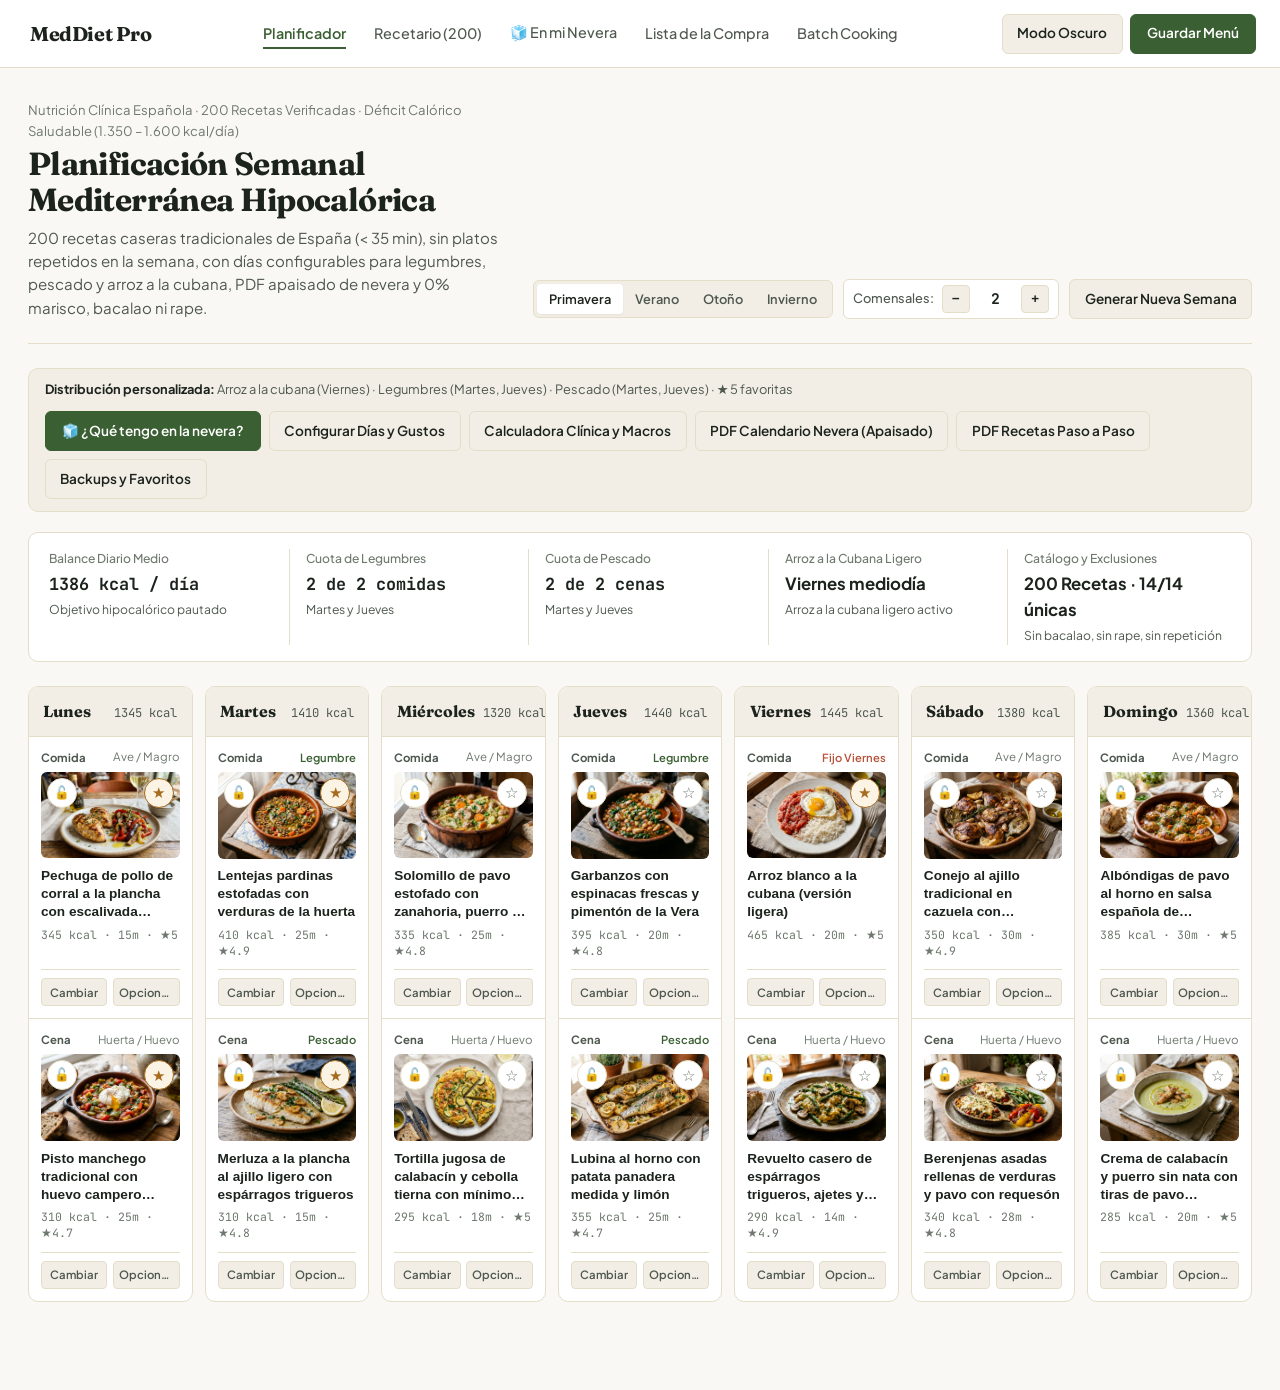
<file: index.html>
<!doctype html>
<html lang="es" data-theme="light">
  <head>
    <meta charset="UTF-8" />
    <meta name="viewport" content="width=device-width, initial-scale=1.0" />
    <title>MedDiet Pro — Planificador Mediterráneo Hipocalórico (200 Recetas)</title>
    <meta name="description" content="Aplicación web profesional (LAMP + Vanilla JS ES6+) con 200 recetas mediterráneas españolas hipocalóricas verificadas, personalización de días, generador de PDF apaisado para nevera y recetario paso a paso, favoritos y copias de seguridad." />
    <meta property="og:title" content="MedDiet Pro — Planificador Mediterráneo Hipocalórico (200 Recetas)" />
    <meta property="og:description" content="Aplicación web profesional (LAMP + Vanilla JS ES6+) con 200 recetas mediterráneas españolas hipocalóricas verificadas, personalización de días, generador de PDF apaisado para nevera y recetario paso a paso, favoritos y copias de seguridad." />
    <meta property="og:type" content="website" />
    <meta name="twitter:card" content="summary_large_image" />
    <meta name="theme-color" content="#3A5F32" />
    <link rel="manifest" href="manifest.webmanifest" />
    <link rel="preconnect" href="https://fonts.googleapis.com" />
    <link rel="preconnect" href="https://fonts.gstatic.com" crossorigin />
    <link href="https://fonts.googleapis.com/css2?family=Fraunces:opsz,wght@9..144,600;9..144,700&family=JetBrains+Mono:wght@500;700&family=Plus+Jakarta+Sans:wght@400;500;600;700&display=swap" rel="stylesheet" />
    <link rel="stylesheet" href="assets/css/styles.css" />
  </head>
  <body>
    <!-- TOP BAR CONTRACT: 3 ZONAS ESTRICTAS (Marca | 4 Enlaces | Acciones) -->
    <header class="top-header">
      <div class="top-header-inner">
        <button type="button" class="brand-wordmark" data-nav-view="planner">
          MedDiet Pro
        </button>

        <nav class="primary-nav" aria-label="Navegación principal">
          <button type="button" class="nav-link is-active" data-nav-view="planner" aria-current="page">
            Planificador
          </button>
          <button type="button" class="nav-link" data-nav-view="catalog">
            Recetario (200)
          </button>
          <button type="button" class="nav-link" data-nav-view="fridge">
            🧊 En mi Nevera
          </button>
          <button type="button" class="nav-link" data-nav-view="shopping">
            Lista de la Compra
          </button>
          <button type="button" class="nav-link" data-nav-view="batch">
            Batch Cooking
          </button>
        </nav>

        <div class="header-actions">
          <button type="button" class="btn-secondary" id="theme-toggle-btn" aria-label="Cambiar a modo oscuro">
            Modo Oscuro
          </button>
          <button type="button" class="btn-primary" id="open-saved-menus-btn">
            Guardar Menú
          </button>
        </div>
      </div>
    </header>

    <!-- CONTENEDOR PRINCIPAL SPA -->
    <main class="workspace-container">
      <!-- CABECERA OPERATIVA Y CONTROLES CLÍNICOS -->
      <section class="hero-workspace-bar" aria-label="Configuración del plan semanal">
        <div class="workspace-title-block">
          <p class="workspace-kicker">Nutrición Clínica Española · 200 Recetas Verificadas · Déficit Calórico Saludable (1.350 – 1.600 kcal/día)</p>
          <h1>Planificación Semanal Mediterránea Hipocalórica</h1>
          <p class="workspace-subtitle">
            200 recetas caseras tradicionales de España (&lt; 35 min), sin platos repetidos en la semana, con días configurables para legumbres, pescado y arroz a la cubana, PDF apaisado de nevera y 0% marisco, bacalao ni rape.
          </p>
        </div>

        <div class="controls-cluster">
          <!-- Selector de Estación del Año -->
          <div class="segmented-group" role="group" aria-label="Estación del año">
            <button type="button" class="seg-btn is-active" data-season-btn="primavera" aria-pressed="true">Primavera</button>
            <button type="button" class="seg-btn" data-season-btn="verano" aria-pressed="false">Verano</button>
            <button type="button" class="seg-btn" data-season-btn="otono" aria-pressed="false">Otoño</button>
            <button type="button" class="seg-btn" data-season-btn="invierno" aria-pressed="false">Invierno</button>
          </div>

          <!-- Selector de Comensales (1 a 12 personas) -->
          <div class="diners-stepper" role="group" aria-label="Número de comensales">
            <span class="diners-label">Comensales:</span>
            <button type="button" class="stepper-btn" id="diners-dec-btn" aria-label="Reducir comensales">−</button>
            <span class="diners-count tabular-nums" id="diners-count-display">2</span>
            <button type="button" class="stepper-btn" id="diners-inc-btn" aria-label="Aumentar comensales">+</button>
          </div>

          <button type="button" class="btn-secondary" id="regenerate-week-btn">
            Generar Nueva Semana
          </button>
        </div>
      </section>

      <!-- ==================================================================
           VISTA 1: PLANIFICADOR SEMANAL (7 DÍAS · 14 COMIDAS)
           ================================================================== -->
      <section id="view-planner" class="view-section is-active" aria-label="Calendario semanal">
        <!-- Barra de Personalización, Generadores PDF (Nevera Apaisado + Recetas) y Backups -->
        <div class="planner-utility-bar" aria-label="Herramientas de personalización, impresión PDF y copias de seguridad">
          <div class="utility-summary-text" id="active-preferences-summary">
            <strong>Distribución activa:</strong> Arroz a la cubana (Viernes) · Legumbres (Martes, Jueves) · Pescado (Martes, Jueves) · 0 repeticiones semanales
          </div>
          <div class="utility-actions-group">
            <button type="button" class="btn-primary" data-nav-view="fridge" style="background: var(--accent-primary);" title="Buscar recetas con los ingredientes que tienes en tu nevera">
              🧊 ¿Qué tengo en la nevera?
            </button>
            <button type="button" class="btn-secondary" id="open-preferences-btn">
              Configurar Días y Gustos
            </button>
            <button type="button" class="btn-secondary" id="open-clinical-calc-btn">
              Calculadora Clínica y Macros
            </button>
            <button type="button" class="btn-secondary" id="open-fridge-pdf-btn">
              PDF Calendario Nevera (Apaisado)
            </button>
            <button type="button" class="btn-secondary" id="open-booklet-pdf-btn">
              PDF Recetas Paso a Paso
            </button>
            <button type="button" class="btn-secondary" id="open-backup-modal-btn">
              Backups y Favoritos
            </button>
          </div>
        </div>

        <!-- Franja de Auditoría de Reglas Nutricionales Estrictas -->
        <div class="nutrition-summary-strip" aria-label="Resumen de reglas nutricionales">
          <div class="metric-cell">
            <span class="metric-title">Balance Diario Medio</span>
            <span class="metric-value tabular-nums" id="metric-avg-kcal">1415 kcal / día</span>
            <span class="metric-sub">Objetivo hipocalórico pautado</span>
          </div>
          <div class="metric-cell">
            <span class="metric-title">Cuota de Legumbres</span>
            <span class="metric-value tabular-nums" id="metric-legumes">2 de 2 comidas</span>
            <span class="metric-sub" id="metric-legumes-sub">Martes y Jueves (mediodía)</span>
          </div>
          <div class="metric-cell">
            <span class="metric-title">Cuota de Pescado</span>
            <span class="metric-value tabular-nums" id="metric-fish">2 de 2 cenas</span>
            <span class="metric-sub" id="metric-fish-sub">Martes y Jueves (noche)</span>
          </div>
          <div class="metric-cell">
            <span class="metric-title">Arroz a la Cubana Ligero</span>
            <span class="metric-value" id="metric-friday">Viernes mediodía</span>
            <span class="metric-sub" id="metric-friday-sub">Día configurable por comensal</span>
          </div>
          <div class="metric-cell">
            <span class="metric-title">Catálogo y Exclusiones</span>
            <span class="metric-value" id="metric-exclusions">200 Recetas · 0% Marisco</span>
            <span class="metric-sub">Sin bacalao, sin rape, sin repetición</span>
          </div>
        </div>

        <!-- Pestañas deslizables por día en móvil -->
        <div class="mobile-day-strip" id="mobile-day-tabs" aria-label="Seleccionar día de la semana"></div>

        <!-- Cuadrícula de 7 días (Lunes a Domingo) -->
        <div class="weekly-grid" id="weekly-planner-grid"></div>
      </section>

      <!-- ==================================================================
           VISTA 2: RECETARIO COMPLETO (200 RECETAS ESPAÑOLAS REALES)
           ================================================================== -->
      <section id="view-catalog" class="view-section" aria-label="Catálogo de 200 recetas españolas">
        <div class="section-toolbar">
          <div class="segmented-group" role="group" aria-label="Filtrar por categoría gastronómica" style="flex-wrap: wrap;">
            <button type="button" class="seg-btn is-active" data-catalog-cat="all">Todas (200)</button>
            <button type="button" class="seg-btn" data-catalog-cat="legumbre">Legumbres (44)</button>
            <button type="button" class="seg-btn" data-catalog-cat="pescado">Pescados Permitidos (50)</button>
            <button type="button" class="seg-btn" data-catalog-cat="ave_carne_magra">Aves y Carnes Magras (52)</button>
            <button type="button" class="seg-btn" data-catalog-cat="verdura_huevo">Huerta y Huevos (53)</button>
            <button type="button" class="seg-btn" data-catalog-cat="favorites">★ Mis Favoritas</button>
          </div>

          <div style="display: flex; align-items: center; gap: 0.75rem; flex-wrap: wrap;">
            <span class="slot-meta-line tabular-nums" id="catalog-count-label">200 recetas verificadas</span>
            <label for="catalog-search-input" class="slot-meta-line" style="position: absolute; width: 1px; height: 1px; overflow: hidden; clip: rect(0,0,0,0);">Buscar receta</label>
            <input
              type="search"
              id="catalog-search-input"
              class="search-input"
              placeholder="Buscar lentejas, merluza, pisto, pavo, gazpacho..."
            />
          </div>
        </div>

        <!-- Barra de ordenación del Recetario (Valoración, Facilidad, Tiempo, Calorías) -->
        <div class="sort-bar" aria-label="Ordenar recetas del catálogo">
          <span class="slot-meta-line"><strong>Ordenar las 200 recetas por:</strong></span>
          <div class="sort-options-group">
            <button type="button" class="sort-chip is-active" data-catalog-sort="recommended">Recomendadas</button>
            <button type="button" class="sort-chip" data-catalog-sort="rating">Más buenas (★ Valoración)</button>
            <button type="button" class="sort-chip" data-catalog-sort="easiest">Más fáciles</button>
            <button type="button" class="sort-chip" data-catalog-sort="fastest">Menos tiempo (rápidas)</button>
            <button type="button" class="sort-chip" data-catalog-sort="kcal">Menos calorías</button>
          </div>
        </div>

        <div class="catalog-grid" id="catalog-recipes-grid"></div>
      </section>

      <!-- ==================================================================
           VISTA: ¿QUÉ TENGO EN LA NEVERA? (BUSCADOR DE APROVECHAMIENTO)
           ================================================================== -->
      <section id="view-fridge" class="view-section" aria-label="Buscador por ingredientes de la nevera">
        <div class="section-toolbar" style="flex-direction: column; align-items: flex-start; gap: 0.75rem;">
          <div>
            <h2 class="aisle-title" style="font-size: 1.35rem; margin-bottom: 0.25rem;">🧊 Buscador de Aprovechamiento: ¿Qué tengo en la nevera?</h2>
            <p class="slot-meta-line">
              Selecciona o escribe los ingredientes que tienes en casa y descubre al instante qué recetas mediterráneas puedes cocinar hoy de inmediato o con los mínimos ingredientes faltantes.
            </p>
          </div>
        </div>

        <div class="fridge-quick-panel">
          <div class="fridge-group-title">1. Selecciona ingredientes rápidos que tengas en casa:</div>
          
          <div class="slot-meta-line" style="margin-bottom: 0.35rem; font-weight: 600;">Proteínas y Huevos:</div>
          <div class="fridge-chips-wrap" id="fridge-protein-chips"></div>

          <div class="slot-meta-line" style="margin-bottom: 0.35rem; font-weight: 600;">Verduras y Huerta:</div>
          <div class="fridge-chips-wrap" id="fridge-veggie-chips"></div>

          <div class="slot-meta-line" style="margin-bottom: 0.35rem; font-weight: 600;">Legumbres y Arroces:</div>
          <div class="fridge-chips-wrap" id="fridge-grain-chips"></div>

          <div style="margin-top: 1rem;">
            <label for="fridge-ingredient-search-input" class="fridge-group-title" style="display: block;">
              2. O busca cualquier otro ingrediente del catálogo:
            </label>
            <div style="display: flex; gap: 0.5rem; flex-wrap: wrap;">
              <input
                type="search"
                id="fridge-ingredient-search-input"
                class="search-input"
                style="flex: 1; min-width: 250px;"
                placeholder="Escribe calabaza, salmón, alcachofas, espárragos, pavo..."
                list="fridge-ingredients-datalist"
              />
              <datalist id="fridge-ingredients-datalist"></datalist>
              <button type="button" class="btn-secondary" id="fridge-add-input-btn">
                + Añadir a mi nevera
              </button>
            </div>
          </div>

          <div class="fridge-selected-bar" id="fridge-selected-container">
            <span class="slot-meta-line" style="font-weight: 700; color: var(--accent-primary);">En tu nevera:</span>
            <div id="fridge-selected-tags" style="display: flex; flex-wrap: wrap; gap: 0.4rem; align-items: center;"></div>
            <button type="button" class="btn-secondary" id="fridge-clear-all-btn" style="padding: 0.25rem 0.6rem; font-size: 0.78rem; margin-left: auto;">
              Limpiar nevera
            </button>
          </div>

          <div class="sort-bar" style="margin-top: 1rem; border-top: 1px solid var(--border-hairline); padding-top: 0.85rem; justify-content: space-between; flex-wrap: wrap; gap: 0.75rem;">
            <label style="display: inline-flex; align-items: center; gap: 0.45rem; font-size: 0.85rem; cursor: pointer;">
              <input type="checkbox" id="fridge-ignore-pantry-checkbox" checked />
              <span>Contar con básicos de despensa (AOVE, ajo, pimentón, caldo)</span>
            </label>

            <div style="display: flex; align-items: center; gap: 0.65rem; flex-wrap: wrap;">
              <label for="fridge-slot-filter" class="slot-meta-line"><strong>Momento:</strong></label>
              <select id="fridge-slot-filter" class="search-input" style="padding: 0.3rem 0.6rem; font-size: 0.85rem;">
                <option value="all">Todas las tomas</option>
                <option value="lunch">Comidas (mediodía)</option>
                <option value="dinner">Cenas ligeras</option>
              </select>

              <label for="fridge-season-filter" class="slot-meta-line"><strong>Temporada:</strong></label>
              <select id="fridge-season-filter" class="search-input" style="padding: 0.3rem 0.6rem; font-size: 0.85rem;">
                <option value="all">Cualquier temporada</option>
                <option value="primavera">Primavera</option>
                <option value="verano">Verano</option>
                <option value="otono">Otoño</option>
                <option value="invierno">Invierno</option>
              </select>
            </div>
          </div>
        </div>

        <div style="display: flex; align-items: center; justify-content: space-between; margin-bottom: 0.85rem; flex-wrap: wrap; gap: 0.5rem;">
          <h3 class="aisle-title" id="fridge-results-title">Recetas recomendadas según tu nevera</h3>
          <span class="slot-meta-line tabular-nums" id="fridge-results-count">Calculando...</span>
        </div>

        <div class="catalog-grid" id="fridge-results-grid"></div>
      </section>

      <!-- ==================================================================
           VISTA 3: LISTA DE LA COMPRA EXACTA, COMPACTA Y AGRUPADA
           ================================================================== -->
      <section id="view-shopping" class="view-section" aria-label="Lista de la compra semanal">
        <div class="section-toolbar">
          <div>
            <h2 class="aisle-title" style="font-size: 1.25rem;">Lista de la Compra Unificada por Pasillos</h2>
            <p class="slot-meta-line tabular-nums" id="shopping-summary-meta">
              Calculando suma exacta de las 14 comidas semanales...
            </p>
          </div>

          <div style="display: flex; flex-wrap: wrap; gap: 0.6rem;">
            <button type="button" class="btn-secondary" id="toggle-pantry-basics-btn" aria-pressed="false">
              Ocultar básicos de despensa (Sal, AOVE, Ajo)
            </button>
            <button type="button" class="btn-primary" id="copy-whatsapp-btn">
              Copiar lista para WhatsApp
            </button>
            <button type="button" class="btn-secondary" id="print-shopping-btn">
              Imprimir Lista
            </button>
            <button type="button" class="btn-ghost" id="clear-checked-shopping-btn">
              Desmarcar todo
            </button>
          </div>
        </div>

        <!-- Formulario rápido para añadir artículos propios / desayuno / hogar a la lista de la compra -->
        <form id="add-custom-shopping-form" class="sort-bar" style="margin-bottom: 1.15rem; gap: 0.65rem;" aria-label="Añadir artículo personalizado a la lista de la compra">
          <label for="custom-shopping-input" class="slot-meta-line"><strong>Añadir extra o producto de desayuno/hogar:</strong></label>
          <div style="display: flex; flex-wrap: wrap; gap: 0.5rem; flex: 1;">
            <input
              type="text"
              id="custom-shopping-input"
              class="search-input"
              style="flex: 1; min-width: 220px;"
              placeholder="Ej. Yogur natural 0%, Fruta de temporada, Café en grano, Papel de horno..."
            />
            <button type="submit" class="btn-secondary">
              + Añadir a mi compra
            </button>
          </div>
        </form>

        <div class="shopping-grid" id="shopping-aisles-grid"></div>
      </section>

      <!-- ==================================================================
           VISTA 4: ASISTENTE DE BATCH COOKING DOMINICAL (60-90 MIN)
           ================================================================== -->
      <section id="view-batch" class="view-section" aria-label="Asistente de Batch Cooking Dominical">
        <div class="section-toolbar">
          <div>
            <h2 class="aisle-title" style="font-size: 1.25rem;">Plan Dominical de Batch Cooking (60 – 90 min)</h2>
            <p class="slot-meta-line">
              Secuencia optimizada de fuegos y horno generada dinámicamente a partir de los 14 platos de tu semana actual.
            </p>
          </div>
        </div>

        <div class="batch-timeline" id="batch-cooking-timeline"></div>
      </section>
    </main>

    <!-- CONTENEDORES EXCLUSIVOS PARA IMPRESIÓN / GENERACIÓN DE PDF NATIVO -->
    <section id="printable-fridge-sheet" class="print-only-sheet" aria-hidden="true"></section>
    <section id="printable-recipes-booklet" class="print-only-sheet" aria-hidden="true"></section>

    <!-- BARRA DE NAVEGACIÓN INFERIOR FIJA EN MÓVIL -->
    <nav class="mobile-bottom-nav" aria-label="Navegación móvil">
      <button type="button" class="mobile-nav-btn is-active" data-nav-view="planner">
        <span>Planificador</span>
      </button>
      <button type="button" class="mobile-nav-btn" data-nav-view="catalog">
        <span>Recetario</span>
      </button>
      <button type="button" class="mobile-nav-btn" data-nav-view="fridge">
        <span>🧊 Nevera</span>
      </button>
      <button type="button" class="mobile-nav-btn" data-nav-view="shopping">
        <span>Compra</span>
      </button>
      <button type="button" class="mobile-nav-btn" data-nav-view="batch">
        <span>Batch Cooking</span>
      </button>
    </nav>

    <!-- ==================================================================
         MODAL 1: FICHA COMPLETA DE RECETA
         ================================================================== -->
    <div class="modal-backdrop" id="recipe-detail-modal" role="dialog" aria-modal="true" aria-labelledby="recipe-modal-title">
      <div class="modal-dialog">
        <header class="modal-header">
          <h2 class="modal-title" id="recipe-modal-title">Ficha de Receta</h2>
          <button type="button" class="btn-secondary" data-close-modal="true" aria-label="Cerrar ficha de receta">
            Cerrar
          </button>
        </header>
        <div class="modal-body" id="recipe-modal-body"></div>
      </div>
    </div>

    <!-- ==================================================================
         MODAL 2: INTERCAMBIADOR DE PLATOS (TODOS LOS COMPATIBLES SIN REPETICIÓN)
         ================================================================== -->
    <div class="modal-backdrop" id="alternatives-modal" role="dialog" aria-modal="true" aria-labelledby="alternatives-modal-title">
      <div class="modal-dialog is-wide">
        <header class="modal-header">
          <div>
            <h2 class="modal-title" id="alternatives-modal-title">Alternativas Compatibles</h2>
            <p class="slot-meta-line" id="alternatives-modal-subtitle"></p>
          </div>
          <button type="button" class="btn-secondary" data-close-modal="true" aria-label="Cerrar alternativas">
            Cerrar
          </button>
        </header>
        <div class="modal-body">
          <!-- Controles de ordenación y búsqueda dentro de las alternativas -->
          <div class="sort-bar" style="margin-bottom: 0;">
            <div class="sort-options-group">
              <span class="slot-meta-line" style="margin-right: 0.3rem;"><strong>Ordenar por:</strong></span>
              <button type="button" class="sort-chip is-active" data-alt-sort="recommended">Recomendadas</button>
              <button type="button" class="sort-chip" data-alt-sort="rating">Más buenas ★</button>
              <button type="button" class="sort-chip" data-alt-sort="easiest">Más fáciles</button>
              <button type="button" class="sort-chip" data-alt-sort="fastest">Menos tiempo</button>
              <button type="button" class="sort-chip" data-alt-sort="kcal">Menos kcal</button>
            </div>
            <input
              type="search"
              id="alternatives-search-input"
              class="search-input"
              style="min-width: 220px; padding: 0.4rem 0.75rem; font-size: 0.82rem;"
              placeholder="Filtrar plato o ingrediente..."
            />
          </div>
          <div id="alternatives-modal-list"></div>
        </div>
      </div>
    </div>

    <!-- ==================================================================
         MODAL 3: MODO COCINA (PANTALLA COMPLETA + TEMPORIZADORES)
         ================================================================== -->
    <div class="modal-backdrop" id="cooking-mode-modal" role="dialog" aria-modal="true" aria-labelledby="cooking-modal-title">
      <div class="modal-dialog">
        <header class="modal-header">
          <h2 class="modal-title" id="cooking-modal-title">Modo Cocina Paso a Paso</h2>
          <button type="button" class="btn-secondary" data-close-modal="true" aria-label="Salir del modo cocina">
            Salir
          </button>
        </header>
        <div class="modal-body" id="cooking-modal-body"></div>
      </div>
    </div>

    <!-- ==================================================================
         MODAL 4: GUARDAR Y RECUPERAR MENÚS SEMANALES EN MYSQL
         ================================================================== -->
    <div class="modal-backdrop" id="saved-menus-modal" role="dialog" aria-modal="true" aria-labelledby="saved-menus-modal-title">
      <div class="modal-dialog">
        <header class="modal-header">
          <div>
            <h2 class="modal-title" id="saved-menus-modal-title">Menús Semanales Guardados</h2>
            <p class="slot-meta-line">Guarda tu planificación actual en MySQL / navegador o recupera un menú anterior con un clic.</p>
          </div>
          <button type="button" class="btn-secondary" data-close-modal="true" aria-label="Cerrar ventana de menús guardados">
            Cerrar
          </button>
        </header>
        <div class="modal-body">
          <form id="save-menu-form" style="display: flex; flex-direction: column; gap: 0.65rem;">
            <label for="save-menu-name-input" class="aisle-title" style="font-size: 0.92rem;">
              Guardar el menú de esta semana con nombre personalizado:
            </label>
            <div style="display: flex; gap: 0.65rem; flex-wrap: wrap;">
              <input
                type="text"
                id="save-menu-name-input"
                class="search-input"
                style="flex: 1;"
                placeholder="Ej. Semana Definición Primavera (-0,8 kg)"
              />
              <button type="submit" class="btn-primary">
                Guardar en Base de Datos
              </button>
            </div>
            <p id="save-menu-error" class="slot-rule-tag is-fixed-friday" style="display: none;"></p>
          </form>

          <div>
            <h3 class="aisle-title" style="margin-bottom: 0.65rem;">Biblioteca de Menús Guardados</h3>
            <div class="steps-list" id="saved-menus-list"></div>
          </div>
        </div>
      </div>
    </div>

    <!-- ==================================================================
         MODAL 5: CONFIGURADOR DE DÍAS (LEGUMBRES, ARROZ CUBANA, PESCADO) Y GUSTOS
         ================================================================== -->
    <div class="modal-backdrop" id="preferences-modal" role="dialog" aria-modal="true" aria-labelledby="preferences-modal-title">
      <div class="modal-dialog is-wide">
        <header class="modal-header">
          <div>
            <h2 class="modal-title" id="preferences-modal-title">Configurar Días de la Semana y Preferencias</h2>
            <p class="slot-meta-line">Elige qué días quieres tomar el Arroz a la cubana, las Legumbres y el Pescado, e indica ingredientes deseados o a evitar.</p>
          </div>
          <button type="button" class="btn-secondary" data-close-modal="true" aria-label="Cerrar configuración">
            Cerrar
          </button>
        </header>
        <div class="modal-body" id="preferences-modal-body"></div>
      </div>
    </div>

    <!-- ==================================================================
         MODAL 6: GENERADOR Y VISTA PREVIA DE PDF (FOLIO APAISADO NEVERA / RECETARIO)
         ================================================================== -->
    <div class="modal-backdrop" id="pdf-preview-modal" role="dialog" aria-modal="true" aria-labelledby="pdf-modal-title">
      <div class="modal-dialog is-wide" style="max-width: 1120px;">
        <header class="modal-header">
          <div>
            <h2 class="modal-title" id="pdf-modal-title">Generador de PDF Listo para Imprimir</h2>
            <p class="slot-meta-line" id="pdf-modal-subtitle"></p>
          </div>
          <div style="display: flex; gap: 0.5rem; flex-wrap: wrap;">
            <button type="button" class="btn-primary" id="trigger-browser-pdf-print-btn">
              Imprimir / Guardar PDF ahora
            </button>
            <button type="button" class="btn-secondary" id="download-standalone-pdf-html-btn">
              Descargar Documento Imprimible
            </button>
            <button type="button" class="btn-secondary" data-close-modal="true" aria-label="Cerrar vista previa PDF">
              Cerrar
            </button>
          </div>
        </header>
        <div class="modal-body" id="pdf-preview-modal-body"></div>
      </div>
    </div>

    <!-- ==================================================================
         MODAL 7: CENTRO DE BACKUPS (EXPORTAR/IMPORTAR JSON) Y FAVORITOS
         ================================================================== -->
    <div class="modal-backdrop" id="backup-modal" role="dialog" aria-modal="true" aria-labelledby="backup-modal-title">
      <div class="modal-dialog is-wide">
        <header class="modal-header">
          <div>
            <h2 class="modal-title" id="backup-modal-title">Backups, Restauración y Platos Favoritos</h2>
            <p class="slot-meta-line">Exporta o importa una copia de seguridad completa con tus opciones, comidas favoritas y menús semanales generados.</p>
          </div>
          <button type="button" class="btn-secondary" data-close-modal="true" aria-label="Cerrar centro de backups">
            Cerrar
          </button>
        </header>
        <div class="modal-body" id="backup-modal-body"></div>
      </div>
    </div>

    <!-- ==================================================================
         MODAL 8: CALCULADORA CLÍNICA (MIFFLIN-ST JEOR / IMC) Y MACROS SEMANALES
         ================================================================== -->
    <div class="modal-backdrop" id="clinical-calculator-modal" role="dialog" aria-modal="true" aria-labelledby="clinical-modal-title">
      <div class="modal-dialog is-wide">
        <header class="modal-header">
          <div>
            <h2 class="modal-title" id="clinical-modal-title">Calculadora Clínica de Déficit Calórico, IMC y Macronutrientes</h2>
            <p class="slot-meta-line">Ecuación clínica de Mifflin-St Jeor + criterios SEEDO/OMS y auditoría en vivo de proteínas, hidratos y grasas de tu semana.</p>
          </div>
          <button type="button" class="btn-secondary" data-close-modal="true" aria-label="Cerrar calculadora clínica">
            Cerrar
          </button>
        </header>
        <div class="modal-body" id="clinical-modal-body"></div>
      </div>
    </div>

    <!-- MODAL SELECTOR DE DÍA PARA RECETA DE LA NEVERA -->
    <div class="modal-backdrop" id="fridge-slot-modal" role="dialog" aria-modal="true" aria-labelledby="fridge-slot-modal-title">
      <div class="modal-dialog">
        <header class="modal-header">
          <div>
            <h2 class="modal-title" id="fridge-slot-modal-title">Añadir Receta a tu Menú Semanal</h2>
            <p class="slot-meta-line" id="fridge-slot-modal-subtitle">Selecciona en qué día y momento deseas programar este plato.</p>
          </div>
          <button type="button" class="btn-secondary" data-close-modal="true" aria-label="Cerrar asignación de día">
            Cerrar
          </button>
        </header>
        <div class="modal-body" id="fridge-slot-modal-body"></div>
      </div>
    </div>

    <!-- NOTIFICACIÓN TOAST -->
    <div id="app-toast" class="toast-banner" role="status" aria-live="polite"></div>

    <script type="module" src="assets/js/app.js"></script>
  </body>
</html>
</file>
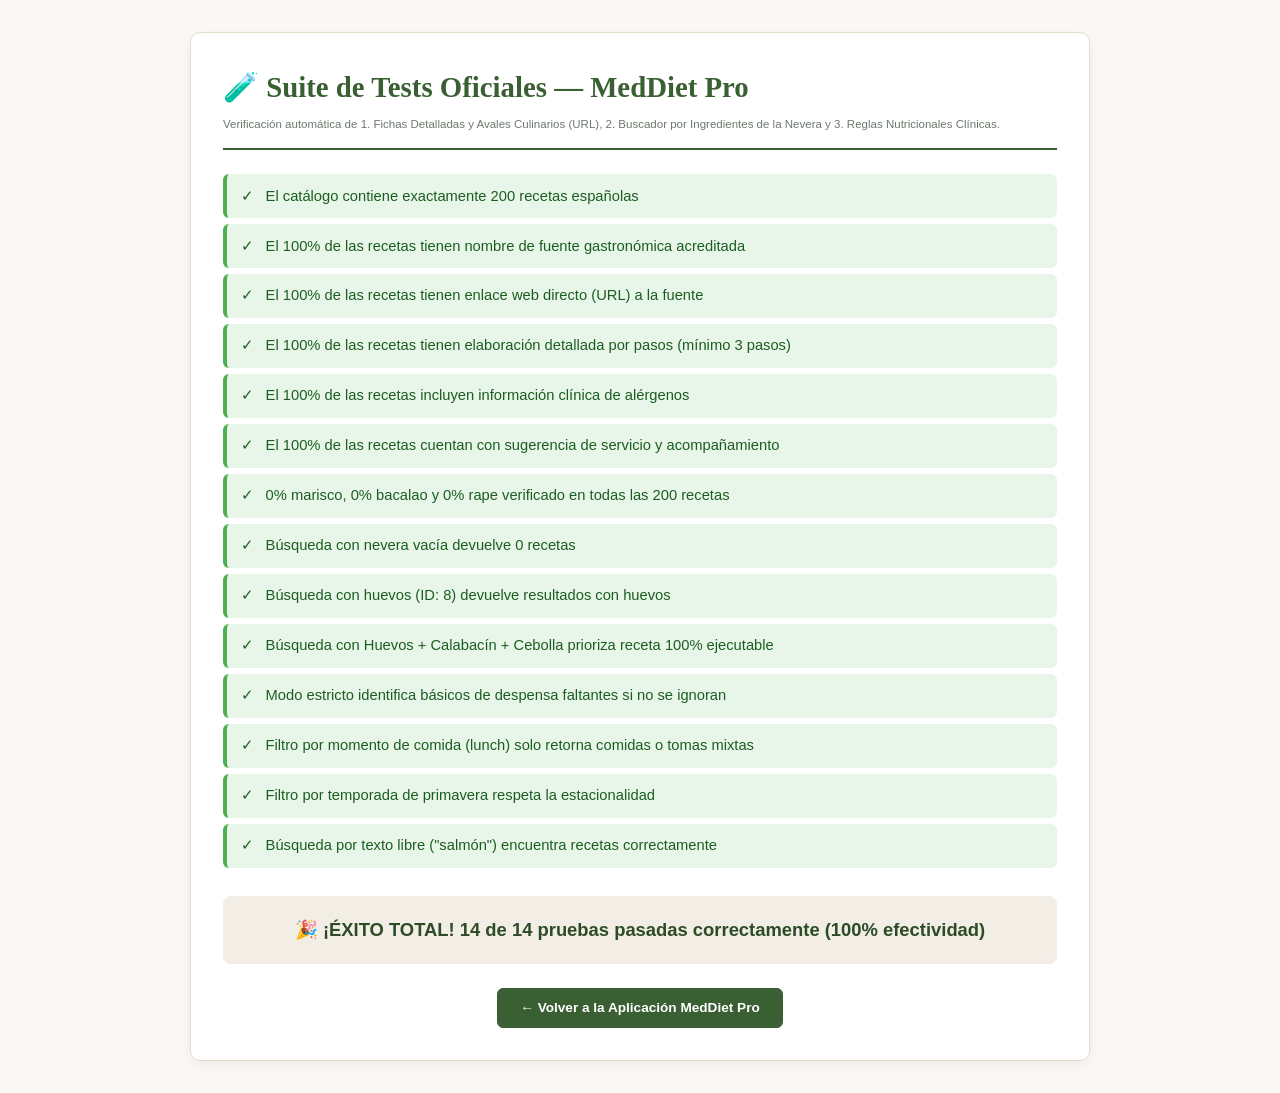
<file: tests/index.html>
<!doctype html>
<html lang="es" data-theme="light">
  <head>
    <meta charset="UTF-8" />
    <meta name="viewport" content="width=device-width, initial-scale=1.0" />
    <title>MedDiet Pro — Suite de Tests en Vivo</title>
    <link rel="stylesheet" href="../assets/css/styles.css" />
    <style>
      body {
        padding: 2rem 1rem;
        background: var(--bg-canvas);
        font-family: var(--font-sans, system-ui, -apple-system, sans-serif);
      }
      .test-container {
        max-width: 900px;
        margin: 0 auto;
        background: var(--bg-surface);
        border: 1px solid var(--border-hairline);
        border-radius: var(--radius-md, 12px);
        padding: 2rem;
        box-shadow: 0 4px 12px rgba(0,0,0,0.05);
      }
      .test-header {
        border-bottom: 2px solid var(--accent-primary);
        padding-bottom: 1rem;
        margin-bottom: 1.5rem;
      }
      .test-title {
        font-family: var(--font-serif, serif);
        font-size: 1.8rem;
        color: var(--accent-primary);
        margin: 0 0 0.4rem;
      }
      .test-item {
        display: flex;
        align-items: center;
        gap: 0.75rem;
        padding: 0.65rem 0.85rem;
        border-radius: 6px;
        margin-bottom: 0.4rem;
        font-size: 0.92rem;
      }
      .test-item.is-pass {
        background: #E8F5E9;
        color: #1B5E20;
        border-left: 4px solid #4CAF50;
      }
      .test-item.is-fail {
        background: #FFEBEE;
        color: #B71C1C;
        border-left: 4px solid #F44336;
      }
      .test-summary-box {
        margin-top: 1.75rem;
        padding: 1.25rem;
        background: var(--bg-subtle);
        border-radius: 8px;
        text-align: center;
        font-size: 1.15rem;
        font-weight: 700;
      }
    </style>
  </head>
  <body>
    <main class="test-container">
      <header class="test-header">
        <h1 class="test-title">🧪 Suite de Tests Oficiales — MedDiet Pro</h1>
        <p class="slot-meta-line" style="margin: 0;">
          Verificación automática de 1. Fichas Detalladas y Avales Culinarios (URL), 2. Buscador por Ingredientes de la Nevera y 3. Reglas Nutricionales Clínicas.
        </p>
      </header>

      <div id="tests-log">
        <p class="slot-meta-line">Ejecutando pruebas unitarias e integradas en navegador...</p>
      </div>

      <div class="test-summary-box" id="test-summary">
        Calculando resultados...
      </div>

      <div style="margin-top: 1.5rem; text-align: center;">
        <a href="../public/index.php" class="btn-primary" style="text-decoration: none; padding: 0.65rem 1.4rem;">
          ← Volver a la Aplicación MedDiet Pro
        </a>
      </div>
    </main>

    <script type="module">
      import {
        RECIPES_DB,
        INGREDIENTS_DB,
        searchRecipesByFridgeIngredients,
        verifyZeroForbiddenIngredients
      } from '../assets/js/engine.js';

      const logEl = document.getElementById('tests-log');
      const summaryEl = document.getElementById('test-summary');
      const tests = [];

      function runTest(name, fn) {
        try {
          const pass = fn();
          tests.push({ name, pass: Boolean(pass) });
        } catch (err) {
          tests.push({ name: `${name} (Error: ${err.message})`, pass: false });
        }
      }

      // Bloque 1: Integridad y Fichas Detalladas
      runTest('El catálogo contiene exactamente 200 recetas españolas', () => RECIPES_DB.length === 200);
      runTest('El 100% de las recetas tienen nombre de fuente gastronómica acreditada', () => {
        return RECIPES_DB.every(r => r.source_name && r.source_name.trim().length > 0);
      });
      runTest('El 100% de las recetas tienen enlace web directo (URL) a la fuente', () => {
        return RECIPES_DB.every(r => r.source_url && r.source_url.startsWith('http'));
      });
      runTest('El 100% de las recetas tienen elaboración detallada por pasos (mínimo 3 pasos)', () => {
        return RECIPES_DB.every(r => Array.isArray(r.steps) && r.steps.length >= 3);
      });
      runTest('El 100% de las recetas incluyen información clínica de alérgenos', () => {
        return RECIPES_DB.every(r => r.allergens && r.allergens.length > 0);
      });
      runTest('El 100% de las recetas cuentan con sugerencia de servicio y acompañamiento', () => {
        return RECIPES_DB.every(r => r.serving_tip && r.serving_tip.length > 0);
      });
      runTest('0% marisco, 0% bacalao y 0% rape verificado en todas las 200 recetas', () => {
        return verifyZeroForbiddenIngredients(RECIPES_DB, INGREDIENTS_DB).clean;
      });

      // Bloque 2: Buscador por Ingredientes de la Nevera
      runTest('Búsqueda con nevera vacía devuelve 0 recetas', () => {
        const res = searchRecipesByFridgeIngredients({ ingredientIds: [] });
        return res.length === 0;
      });
      runTest('Búsqueda con huevos (ID: 8) devuelve resultados con huevos', () => {
        const res = searchRecipesByFridgeIngredients({ ingredientIds: [8], ignorePantryBasics: true });
        return res.length > 0 && res.every(item => item.recipe.ingredients.some(i => Number(i.ingredient_id) === 8));
      });
      runTest('Búsqueda con Huevos + Calabacín + Cebolla prioriza receta 100% ejecutable', () => {
        const res = searchRecipesByFridgeIngredients({ ingredientIds: [8, 13, 10], ignorePantryBasics: true });
        return res.length > 0 && res[0].canCookNow === true && res[0].matchPercentage === 100;
      });
      runTest('Modo estricto identifica básicos de despensa faltantes si no se ignoran', () => {
        const res = searchRecipesByFridgeIngredients({ ingredientIds: [8, 13], ignorePantryBasics: false });
        return res.length > 0 && res[0].missingIngredients.some(mi => mi.ingredient_id === 9 || mi.ingredient_id === 11);
      });
      runTest('Filtro por momento de comida (lunch) solo retorna comidas o tomas mixtas', () => {
        const res = searchRecipesByFridgeIngredients({ ingredientIds: [3, 10, 12], mealSlot: 'lunch', ignorePantryBasics: true });
        return res.length > 0 && res.every(r => r.recipe.meal_slot === 'both' || r.recipe.meal_slot === 'lunch');
      });
      runTest('Filtro por temporada de primavera respeta la estacionalidad', () => {
        const res = searchRecipesByFridgeIngredients({ ingredientIds: [30, 6], season: 'primavera', ignorePantryBasics: true });
        return res.length > 0 && res.every(r => r.recipe.seasons.includes('primavera'));
      });
      runTest('Búsqueda por texto libre ("salmón") encuentra recetas correctamente', () => {
        const res = searchRecipesByFridgeIngredients({ ingredientNames: ['salmón'], ignorePantryBasics: true });
        return res.length > 0 && res.some(r => r.recipe.name.toLowerCase().includes('salmón'));
      });

      // Renderizar resultados en el DOM
      let passed = 0;
      logEl.innerHTML = tests.map(t => {
        if (t.pass) passed++;
        return `
          <div class="test-item ${t.pass ? 'is-pass' : 'is-fail'}">
            <span>${t.pass ? '✓' : '✗'}</span>
            <span>${t.name}</span>
          </div>
        `;
      }).join('');

      const total = tests.length;
      const allPassed = passed === total;
      summaryEl.style.color = allPassed ? '#2D4B26' : '#B85238';
      summaryEl.innerHTML = allPassed
        ? `🎉 ¡ÉXITO TOTAL! ${passed} de ${total} pruebas pasadas correctamente (100% efectividad)`
        : `⚠️ Se detectaron ${total - passed} fallos de ${total} pruebas ejecutadas.`;
    </script>
  </body>
</html>
</file>
<file: assets/css/styles.css>
/* ==========================================================================
   MEDDIET PRO — HOJA DE ESTILOS NATIVA (CSS3 + VARIABLES TEMÁTICAS)
   Estética: Mediterranean Modern · Modo Claro y Modo Oscuro · 100% Responsive
   CERO dependencias de compilación
   ========================================================================== */

:root {
  /* Paleta Modo Claro — Oliva Mediterráneo, Alabastro y Terracota Suave */
  --bg-canvas: #FAF8F4;
  --bg-surface: #FFFFFF;
  --bg-subtle: #F2EEE6;
  --bg-elevated: #FFFFFF;
  --border-hairline: #E4DEC9;
  --border-strong: #CEC5AB;

  --text-primary: #1C231D;
  --text-secondary: #4E584F;
  --text-muted: #6E786E;

  --accent-primary: #3A5F32;
  --accent-primary-hover: #2D4B26;
  --accent-primary-soft: #EBF1E8;
  --accent-terracotta: #B85238;
  --accent-terracotta-soft: #F9ECE8;
  --accent-amber: #A66B1E;
  --accent-amber-soft: #FBF3E4;

  --shadow-subtle: 0 1px 3px rgba(28, 35, 29, 0.05);
  --shadow-modal: 0 24px 48px rgba(20, 26, 21, 0.18);

  --font-display: 'Fraunces', Georgia, serif;
  --font-sans: 'Plus Jakarta Sans', -apple-system, BlinkMacSystemFont, sans-serif;
  --font-mono: 'JetBrains Mono', monospace;

  --radius-sm: 6px;
  --radius-md: 10px;
  --radius-lg: 14px;
}

[data-theme="dark"] {
  /* Paleta Modo Oscuro — Pizarra Profundo y Verde Salvia */
  --bg-canvas: #111613;
  --bg-surface: #19201C;
  --bg-subtle: #212A25;
  --bg-elevated: #232D27;
  --border-hairline: #2C3830;
  --border-strong: #3D4D42;

  --text-primary: #F1F4F0;
  --text-secondary: #B7C2B9;
  --text-muted: #869489;

  --accent-primary: #6FA662;
  --accent-primary-hover: #82B875;
  --accent-primary-soft: #1F311D;
  --accent-terracotta: #E07A5F;
  --accent-terracotta-soft: #36211C;
  --accent-amber: #E5A94E;
  --accent-amber-soft: #332815;

  --shadow-subtle: 0 1px 3px rgba(0, 0, 0, 0.35);
  --shadow-modal: 0 24px 48px rgba(0, 0, 0, 0.65);
}

*,
*::before,
*::after {
  box-sizing: border-box;
  margin: 0;
}

html {
  font-size: 16px;
  scroll-behavior: smooth;
  text-size-adjust: 100%;
  -webkit-text-size-adjust: 100%;
}

body {
  font-family: var(--font-sans);
  background-color: var(--bg-canvas);
  color: var(--text-primary);
  line-height: 1.55;
  min-height: 100vh;
  transition: background-color 160ms ease, color 160ms ease;
  padding-bottom: 76px;
}

@media (min-width: 960px) {
  body {
    padding-bottom: 32px;
  }
}

[data-theme="dark"] body {
  letter-spacing: 0.008em;
}

.tabular-nums {
  font-variant-numeric: tabular-nums;
  font-family: var(--font-mono);
}

/* ==========================================================================
   1. TOP BAR CONTRACT (3 ZONAS ESTRICTAS: Marca | 4 Enlaces | 1 Acción)
   ========================================================================== */
.top-header {
  position: sticky;
  top: 0;
  z-index: 40;
  background-color: var(--bg-surface);
  border-bottom: 1px solid var(--border-hairline);
}

.top-header-inner {
  max-width: 1440px;
  margin: 0 auto;
  padding: 0.75rem 1rem;
  display: flex;
  align-items: center;
  justify-content: space-between;
  gap: 0.75rem;
}

@media (min-width: 860px) {
  .top-header-inner {
    padding: 0.85rem 1.5rem;
    gap: 2rem;
  }
}

.brand-wordmark {
  font-family: var(--font-display);
  font-size: 1.25rem;
  font-weight: 700;
  color: var(--text-primary);
  text-decoration: none;
  white-space: nowrap;
  flex-shrink: 0;
  letter-spacing: -0.02em;
  background: none;
  border: none;
  cursor: pointer;
}

.primary-nav {
  display: none;
  align-items: center;
  gap: 1.75rem;
}

@media (min-width: 860px) {
  .primary-nav {
    display: flex;
  }
}

.nav-link {
  background: none;
  border: none;
  font-family: var(--font-sans);
  font-size: 0.9rem;
  font-weight: 500;
  color: var(--text-secondary);
  cursor: pointer;
  padding: 0.35rem 0;
  white-space: nowrap;
  flex-shrink: 0;
  border-bottom: 2px solid transparent;
  transition: color 150ms ease, border-color 150ms ease;
}

.nav-link:hover {
  color: var(--text-primary);
}

.nav-link.is-active {
  color: var(--accent-primary);
  border-bottom-color: var(--accent-primary);
  font-weight: 600;
}

.header-actions {
  display: flex;
  align-items: center;
  gap: 0.45rem;
  flex-shrink: 0;
}

@media (max-width: 640px) {
  .header-actions .btn-primary,
  .header-actions .btn-secondary {
    padding: 0.42rem 0.65rem;
    font-size: 0.78rem;
    min-height: 36px;
  }
}

/* ==========================================================================
   2. BOTONES Y CONTROLES INTERACTIVOS
   ========================================================================== */
.btn-primary,
.btn-secondary,
.btn-ghost,
.btn-icon {
  font-family: var(--font-sans);
  font-size: 0.85rem;
  font-weight: 600;
  line-height: 1.2;
  border-radius: var(--radius-sm);
  cursor: pointer;
  white-space: nowrap;
  flex-shrink: 0;
  display: inline-flex;
  align-items: center;
  justify-content: center;
  gap: 0.45rem;
  transition: transform 140ms ease, opacity 140ms ease, background-color 140ms ease;
  min-height: 40px;
}

.btn-primary {
  padding: 0.55rem 1rem;
  background-color: var(--accent-primary);
  color: #FFFFFF;
  border: 1px solid var(--accent-primary);
}

[data-theme="dark"] .btn-primary {
  color: #0D140E;
}

.btn-primary:hover {
  background-color: var(--accent-primary-hover);
}

.btn-secondary {
  padding: 0.5rem 0.9rem;
  background-color: var(--bg-subtle);
  color: var(--text-primary);
  border: 1px solid var(--border-hairline);
  text-decoration: none;
}

.btn-secondary:hover {
  border-color: var(--border-strong);
}

.btn-ghost {
  padding: 0.4rem 0.7rem;
  background: transparent;
  color: var(--text-secondary);
  border: 1px solid transparent;
  min-height: 34px;
  font-size: 0.8rem;
}

.btn-ghost:hover {
  color: var(--text-primary);
  background-color: var(--bg-subtle);
}

.btn-icon {
  width: 40px;
  height: 40px;
  padding: 0;
  background-color: var(--bg-subtle);
  color: var(--text-primary);
  border: 1px solid var(--border-hairline);
}

.btn-icon:hover {
  border-color: var(--border-strong);
}

button:focus-visible,
input:focus-visible,
select:focus-visible,
a:focus-visible {
  outline: 2px solid var(--accent-primary);
  outline-offset: 2px;
}

/* ==========================================================================
   3. WORKSPACE PRINCIPAL Y BARRA DE CONTROL CLÍNICO-NUTRICIONAL
   ========================================================================== */
.workspace-container {
  max-width: 1440px;
  margin: 0 auto;
  padding: 1.5rem 1.25rem 2.5rem;
}

@media (min-width: 960px) {
  .workspace-container {
    padding: 2rem 1.75rem 3.5rem;
  }
}

.hero-workspace-bar {
  display: flex;
  flex-direction: column;
  gap: 1.25rem;
  padding-bottom: 1.5rem;
  margin-bottom: 1.5rem;
  border-bottom: 1px solid var(--border-hairline);
}

@media (min-width: 1080px) {
  .hero-workspace-bar {
    flex-direction: row;
    align-items: flex-end;
    justify-content: space-between;
  }
}

.workspace-title-block h1 {
  font-family: var(--font-display);
  font-size: clamp(1.65rem, 2.5vw, 2.35rem);
  font-weight: 700;
  letter-spacing: -0.02em;
  line-height: 1.15;
  text-wrap: balance;
  color: var(--text-primary);
  margin-bottom: 0.4rem;
}

.workspace-kicker {
  font-size: 0.82rem;
  color: var(--text-muted);
  margin-bottom: 0.3rem;
}

.workspace-subtitle {
  font-size: 0.94rem;
  color: var(--text-secondary);
  max-width: 68ch;
}

.controls-cluster {
  display: flex;
  flex-wrap: wrap;
  align-items: center;
  gap: 0.65rem;
  flex-shrink: 0;
}

/* Selector Segmentado de Estación */
.segmented-group {
  display: inline-flex;
  align-items: center;
  background-color: var(--bg-subtle);
  padding: 3px;
  border-radius: var(--radius-sm);
  border: 1px solid var(--border-hairline);
}

.seg-btn {
  border: none;
  background: transparent;
  color: var(--text-secondary);
  font-family: var(--font-sans);
  font-size: 0.8rem;
  font-weight: 600;
  padding: 0.42rem 0.75rem;
  border-radius: 4px;
  cursor: pointer;
  white-space: nowrap;
  transition: background-color 140ms ease, color 140ms ease;
}

.seg-btn:hover {
  color: var(--text-primary);
}

.seg-btn.is-active {
  background-color: var(--bg-surface);
  color: var(--text-primary);
  box-shadow: var(--shadow-subtle);
}

/* Selector de Comensales (1 a 12) */
.diners-stepper {
  display: inline-flex;
  align-items: center;
  gap: 0.5rem;
  background-color: var(--bg-surface);
  border: 1px solid var(--border-hairline);
  border-radius: var(--radius-sm);
  padding: 0.25rem 0.55rem;
  min-height: 40px;
}

.diners-label {
  font-size: 0.8rem;
  color: var(--text-secondary);
  font-weight: 500;
  white-space: nowrap;
}

.stepper-btn {
  width: 28px;
  height: 28px;
  border-radius: 4px;
  border: 1px solid var(--border-hairline);
  background-color: var(--bg-subtle);
  color: var(--text-primary);
  font-weight: 700;
  cursor: pointer;
  display: inline-flex;
  align-items: center;
  justify-content: center;
}

.stepper-btn:hover:not(:disabled) {
  border-color: var(--accent-primary);
  color: var(--accent-primary);
}

.stepper-btn:disabled {
  opacity: 0.4;
  cursor: not-allowed;
}

.diners-count {
  font-size: 0.92rem;
  font-weight: 700;
  min-width: 2.2rem;
  text-align: center;
  color: var(--text-primary);
}

/* ==========================================================================
   4. FRANJA DE AUDITORÍA NUTRICIONAL Y REGLAS DURAS (SIN PILLS)
   ========================================================================== */
.nutrition-summary-strip {
  display: grid;
  grid-template-columns: repeat(2, 1fr);
  gap: 1rem;
  padding: 1rem 1.25rem;
  background-color: var(--bg-surface);
  border: 1px solid var(--border-hairline);
  border-radius: var(--radius-md);
  margin-bottom: 1.5rem;
}

@media (min-width: 900px) {
  .nutrition-summary-strip {
    grid-template-columns: repeat(5, 1fr);
  }
}

.metric-cell {
  display: flex;
  flex-direction: column;
  gap: 0.2rem;
}

.metric-cell + .metric-cell {
  border-left: none;
}

@media (min-width: 900px) {
  .metric-cell + .metric-cell {
    border-left: 1px solid var(--border-hairline);
    padding-left: 1rem;
  }
}

.metric-title {
  font-size: 0.76rem;
  color: var(--text-muted);
  font-weight: 500;
}

.metric-value {
  font-size: 1.05rem;
  font-weight: 700;
  color: var(--text-primary);
}

.metric-sub {
  font-size: 0.76rem;
  color: var(--text-secondary);
}

/* ==========================================================================
   5. SELECTOR DE DÍA MÓVIL Y CUADRÍCULA SEMANAL DE 7 DÍAS (ESCRITORIO)
   ========================================================================== */
.mobile-day-strip {
  display: flex;
  overflow-x: auto;
  gap: 0.4rem;
  padding-bottom: 0.75rem;
  margin-bottom: 1rem;
  scrollbar-width: none;
}

.mobile-day-strip::-webkit-scrollbar {
  display: none;
}

@media (min-width: 1024px) {
  .mobile-day-strip {
    display: none;
  }
}

.mobile-day-tab {
  border: 1px solid var(--border-hairline);
  background-color: var(--bg-surface);
  color: var(--text-secondary);
  padding: 0.5rem 0.85rem;
  border-radius: var(--radius-sm);
  font-size: 0.82rem;
  font-weight: 600;
  cursor: pointer;
  white-space: nowrap;
  flex-shrink: 0;
}

.mobile-day-tab.is-active {
  background-color: var(--accent-primary);
  color: #FFFFFF;
  border-color: var(--accent-primary);
}

[data-theme="dark"] .mobile-day-tab.is-active {
  color: #0D140E;
}

.weekly-grid {
  display: grid;
  grid-template-columns: 1fr;
  gap: 1rem;
}

@media (min-width: 768px) and (max-width: 1023px) {
  .weekly-grid {
    grid-template-columns: repeat(2, 1fr);
  }
}

@media (min-width: 1024px) {
  .weekly-grid {
    grid-template-columns: repeat(7, minmax(0, 1fr));
    gap: 0.75rem;
  }
}

.day-column {
  background-color: var(--bg-surface);
  border: 1px solid var(--border-hairline);
  border-radius: var(--radius-md);
  display: flex;
  flex-direction: column;
  overflow: hidden;
}

@media (max-width: 767px) {
  .day-column.is-hidden-mobile {
    display: none;
  }
}

.day-header {
  padding: 0.75rem 0.9rem;
  background-color: var(--bg-subtle);
  border-bottom: 1px solid var(--border-hairline);
  display: flex;
  align-items: baseline;
  justify-content: space-between;
  gap: 0.5rem;
}

.day-name {
  font-family: var(--font-display);
  font-size: 1rem;
  font-weight: 700;
  color: var(--text-primary);
  text-transform: capitalize;
}

.day-kcal {
  font-size: 0.76rem;
  color: var(--text-secondary);
  white-space: nowrap;
}

.meal-slot {
  padding: 0.75rem;
  display: flex;
  flex-direction: column;
  justify-content: space-between;
  flex: 1;
  gap: 0.65rem;
}

.meal-slot + .meal-slot {
  border-top: 1px solid var(--border-hairline);
}

.slot-kicker {
  display: flex;
  align-items: center;
  justify-content: space-between;
  gap: 0.25rem;
  font-size: 0.71rem;
  color: var(--text-muted);
  margin-bottom: 0.35rem;
  white-space: nowrap;
  overflow: hidden;
}

.slot-type-label {
  font-weight: 700;
  color: var(--text-secondary);
  flex-shrink: 0;
}

.slot-rule-tag {
  font-size: 0.7rem;
  color: var(--accent-primary);
  font-weight: 600;
  white-space: nowrap;
  overflow: hidden;
  text-overflow: ellipsis;
}

.slot-rule-tag.is-fixed-friday {
  color: var(--accent-terracotta);
}

.slot-thumb-btn {
  display: block;
  width: 100%;
  border: none;
  background: none;
  padding: 0;
  cursor: pointer;
  text-align: left;
}

.slot-thumb-wrap {
  width: 100%;
  aspect-ratio: 16 / 10;
  border-radius: var(--radius-sm);
  overflow: hidden;
  background-color: var(--bg-subtle);
  margin-bottom: 0.55rem;
  position: relative;
}

.slot-thumb-wrap img {
  width: 100%;
  height: 100%;
  object-fit: cover;
  display: block;
  transition: transform 200ms ease;
}

.slot-thumb-btn:hover .slot-thumb-wrap img {
  transform: scale(1.03);
}

.slot-recipe-title {
  font-size: 0.85rem;
  font-weight: 600;
  color: var(--text-primary);
  line-height: 1.32;
  margin-bottom: 0.35rem;
  display: -webkit-box;
  -webkit-line-clamp: 3;
  -webkit-box-orient: vertical;
  overflow: hidden;
}

.slot-thumb-btn:hover .slot-recipe-title {
  color: var(--accent-primary);
}

/* Metadata sin pills: texto limpio separado por punto medio */
.slot-meta-line {
  font-size: 0.72rem;
  color: var(--text-muted);
  line-height: 1.4;
  overflow: hidden;
  text-overflow: ellipsis;
}

.slot-actions {
  display: grid;
  grid-template-columns: repeat(2, minmax(0, 1fr));
  gap: 0.35rem;
  padding-top: 0.5rem;
  border-top: 1px solid var(--border-hairline);
}

.slot-actions.is-single {
  grid-template-columns: 1fr;
}

.slot-btn {
  border: 1px solid var(--border-hairline);
  background-color: var(--bg-subtle);
  color: var(--text-secondary);
  font-family: var(--font-sans);
  font-size: 0.71rem;
  font-weight: 600;
  padding: 0.34rem 0.3rem;
  border-radius: 4px;
  cursor: pointer;
  white-space: nowrap;
  overflow: hidden;
  text-overflow: ellipsis;
  text-align: center;
  transition: border-color 140ms ease, color 140ms ease;
}

.slot-btn:hover:not(:disabled) {
  border-color: var(--accent-primary);
  color: var(--text-primary);
}

.slot-btn:disabled {
  opacity: 0.55;
  cursor: not-allowed;
}

/* ==========================================================================
   6. VISTAS SECUNDARIAS: RECETARIO, LISTA DE LA COMPRA Y BATCH COOKING
   ========================================================================== */
.view-section {
  display: none;
}

.view-section.is-active {
  display: block;
}

.section-toolbar {
  display: flex;
  flex-wrap: wrap;
  align-items: center;
  justify-content: space-between;
  gap: 1rem;
  margin-bottom: 1.5rem;
  padding-bottom: 1rem;
  border-bottom: 1px solid var(--border-hairline);
}

.search-input {
  font-family: var(--font-sans);
  font-size: 0.88rem;
  padding: 0.55rem 0.9rem;
  border-radius: var(--radius-sm);
  border: 1px solid var(--border-hairline);
  background-color: var(--bg-surface);
  color: var(--text-primary);
  min-width: 260px;
}

.catalog-grid {
  display: grid;
  grid-template-columns: repeat(auto-fill, minmax(290px, 1fr));
  gap: 1.25rem;
}

.recipe-card {
  background-color: var(--bg-surface);
  border: 1px solid var(--border-hairline);
  border-radius: var(--radius-md);
  overflow: hidden;
  display: flex;
  flex-direction: column;
  justify-content: space-between;
}

.recipe-card-media {
  aspect-ratio: 16 / 10;
  background-color: var(--bg-subtle);
  overflow: hidden;
}

.recipe-card-media img {
  width: 100%;
  height: 100%;
  object-fit: cover;
  display: block;
}

.recipe-card-body {
  padding: 1.1rem;
  display: flex;
  flex-direction: column;
  gap: 0.5rem;
  flex: 1;
}

.recipe-card-kicker {
  font-size: 0.75rem;
  color: var(--text-muted);
}

.recipe-card-title {
  font-family: var(--font-display);
  font-size: 1.05rem;
  font-weight: 700;
  color: var(--text-primary);
  line-height: 1.3;
}

.recipe-card-tip {
  font-size: 0.82rem;
  color: var(--text-secondary);
  display: -webkit-box;
  -webkit-line-clamp: 2;
  -webkit-box-orient: vertical;
  overflow: hidden;
}

.recipe-card-footer {
  padding: 0.8rem 1.1rem;
  border-top: 1px solid var(--border-hairline);
  display: flex;
  align-items: center;
  justify-content: space-between;
  gap: 0.5rem;
}

/* LISTA DE LA COMPRA AGRUPADA POR PASILLOS */
.shopping-grid {
  display: grid;
  grid-template-columns: repeat(auto-fill, minmax(340px, 1fr));
  gap: 1.25rem;
}

.aisle-block {
  background-color: var(--bg-surface);
  border: 1px solid var(--border-hairline);
  border-radius: var(--radius-md);
  overflow: hidden;
}

.aisle-header {
  padding: 0.85rem 1.1rem;
  background-color: var(--bg-subtle);
  border-bottom: 1px solid var(--border-hairline);
  display: flex;
  align-items: center;
  justify-content: space-between;
}

.aisle-title {
  font-family: var(--font-display);
  font-size: 0.98rem;
  font-weight: 700;
  color: var(--text-primary);
}

.aisle-count {
  font-size: 0.76rem;
  color: var(--text-muted);
}

.shopping-list-items {
  list-style: none;
}

.shopping-item {
  display: flex;
  align-items: flex-start;
  justify-content: space-between;
  gap: 0.75rem;
  padding: 0.7rem 1.1rem;
  border-bottom: 1px solid var(--border-hairline);
  cursor: pointer;
  transition: background-color 120ms ease;
}

.shopping-item:last-child {
  border-bottom: none;
}

.shopping-item:hover {
  background-color: var(--bg-subtle);
}

.shopping-item.is-checked .shopping-item-name {
  text-decoration: line-through;
  color: var(--text-muted);
}

.shopping-item-left {
  display: flex;
  align-items: flex-start;
  gap: 0.65rem;
}

.shopping-checkbox {
  width: 18px;
  height: 18px;
  margin-top: 2px;
  accent-color: var(--accent-primary);
  cursor: pointer;
  flex-shrink: 0;
}

.shopping-item-name {
  font-size: 0.88rem;
  font-weight: 500;
  color: var(--text-primary);
}

.shopping-item-sub {
  font-size: 0.73rem;
  color: var(--text-muted);
  margin-top: 0.12rem;
}

.shopping-item-qty {
  font-size: 0.84rem;
  font-weight: 700;
  color: var(--text-primary);
  white-space: nowrap;
  flex-shrink: 0;
}

/* ASISTENTE DE BATCH COOKING DOMINICAL */
.batch-timeline {
  display: grid;
  grid-template-columns: 1fr;
  gap: 1rem;
}

@media (min-width: 900px) {
  .batch-timeline {
    grid-template-columns: repeat(2, 1fr);
  }
}

.batch-step-card {
  background-color: var(--bg-surface);
  border: 1px solid var(--border-hairline);
  border-radius: var(--radius-md);
  padding: 1.25rem;
  display: flex;
  flex-direction: column;
  gap: 0.55rem;
}

.batch-step-header {
  display: flex;
  align-items: baseline;
  justify-content: space-between;
  gap: 0.75rem;
}

.batch-step-number {
  font-size: 0.78rem;
  font-weight: 700;
  color: var(--accent-primary);
}

.batch-step-duration {
  font-size: 0.78rem;
  color: var(--text-muted);
}

.batch-step-title {
  font-family: var(--font-display);
  font-size: 1.08rem;
  font-weight: 700;
  color: var(--text-primary);
}

.batch-step-desc {
  font-size: 0.88rem;
  color: var(--text-secondary);
}

/* ==========================================================================
   7. MODALES DINÁMICOS (FICHA DE RECETA, ALTERNATIVAS, MODO COCINA, GUARDADO)
   ========================================================================== */
.modal-backdrop {
  position: fixed;
  inset: 0;
  z-index: 80;
  background-color: rgba(12, 16, 13, 0.68);
  backdrop-filter: blur(3px);
  display: none;
  align-items: center;
  justify-content: center;
  padding: 1rem;
  overflow-y: auto;
}

.modal-backdrop.is-open {
  display: flex;
}

.modal-dialog {
  background-color: var(--bg-surface);
  border: 1px solid var(--border-hairline);
  border-radius: var(--radius-lg);
  box-shadow: var(--shadow-modal);
  width: 100%;
  max-width: 820px;
  max-height: 90vh;
  overflow-y: auto;
  display: flex;
  flex-direction: column;
}

.modal-dialog.is-wide {
  max-width: 960px;
}

.modal-header {
  padding: 1.15rem 1.5rem;
  border-bottom: 1px solid var(--border-hairline);
  display: flex;
  align-items: flex-start;
  justify-content: space-between;
  gap: 1rem;
  position: sticky;
  top: 0;
  background-color: var(--bg-surface);
  z-index: 5;
}

.modal-title {
  font-family: var(--font-display);
  font-size: 1.35rem;
  font-weight: 700;
  color: var(--text-primary);
  line-height: 1.25;
}

.modal-body {
  padding: 1.5rem;
  display: flex;
  flex-direction: column;
  gap: 1.5rem;
}

.recipe-hero-split {
  display: grid;
  grid-template-columns: 1fr;
  gap: 1.25rem;
}

@media (min-width: 720px) {
  .recipe-hero-split {
    grid-template-columns: 1.15fr 1fr;
    align-items: stretch;
  }
}

.recipe-hero-img-wrap {
  border-radius: var(--radius-md);
  overflow: hidden;
  background-color: var(--bg-subtle);
  aspect-ratio: 4 / 3;
}

.recipe-hero-img-wrap img {
  width: 100%;
  height: 100%;
  object-fit: cover;
  display: block;
}

.recipe-macros-panel {
  background-color: var(--bg-subtle);
  border: 1px solid var(--border-hairline);
  border-radius: var(--radius-md);
  padding: 1.15rem;
  display: flex;
  flex-direction: column;
  justify-content: space-between;
  gap: 1rem;
}

.macros-grid {
  display: grid;
  grid-template-columns: repeat(2, 1fr);
  gap: 0.75rem;
}

.macro-item {
  padding: 0.55rem 0.75rem;
  background-color: var(--bg-surface);
  border: 1px solid var(--border-hairline);
  border-radius: var(--radius-sm);
}

.macro-label {
  font-size: 0.73rem;
  color: var(--text-muted);
}

.macro-val {
  font-size: 1.05rem;
  font-weight: 700;
  color: var(--text-primary);
}

.chef-tip-box {
  background-color: var(--accent-primary-soft);
  border: 1px solid var(--border-hairline);
  border-radius: var(--radius-md);
  padding: 1rem 1.15rem;
}

.chef-tip-title {
  font-size: 0.8rem;
  font-weight: 700;
  color: var(--accent-primary);
  margin-bottom: 0.25rem;
}

.chef-tip-text {
  font-size: 0.88rem;
  color: var(--text-primary);
}

.recipe-columns {
  display: grid;
  grid-template-columns: 1fr;
  gap: 1.5rem;
}

@media (min-width: 720px) {
  .recipe-columns {
    grid-template-columns: 1fr 1.35fr;
  }
}

.ing-list {
  list-style: none;
  border-top: 1px solid var(--border-hairline);
}

.ing-row {
  display: flex;
  align-items: baseline;
  justify-content: space-between;
  gap: 0.75rem;
  padding: 0.55rem 0;
  border-bottom: 1px solid var(--border-hairline);
  font-size: 0.87rem;
}

.steps-list {
  list-style: none;
  display: flex;
  flex-direction: column;
  gap: 0.9rem;
}

.step-item {
  padding: 0.9rem 1rem;
  background-color: var(--bg-subtle);
  border: 1px solid var(--border-hairline);
  border-radius: var(--radius-sm);
  display: flex;
  flex-direction: column;
  gap: 0.55rem;
}

.step-top {
  display: flex;
  align-items: center;
  justify-content: space-between;
  gap: 0.5rem;
}

.step-index {
  font-size: 0.78rem;
  font-weight: 700;
  color: var(--accent-primary);
}

/* MODO COCINA (PANTALLA COMPLETA CON TEMPORIZADOR INTERACTIVO) */
.cooking-mode-stage {
  background-color: var(--bg-subtle);
  border: 1px solid var(--border-hairline);
  border-radius: var(--radius-md);
  padding: 1.5rem;
  text-align: center;
  display: flex;
  flex-direction: column;
  align-items: center;
  gap: 1rem;
}

.cooking-step-Instruction {
  font-size: 1.15rem;
  line-height: 1.55;
  color: var(--text-primary);
  max-width: 58ch;
}

.timer-display {
  font-size: 2.5rem;
  font-weight: 700;
  color: var(--accent-primary);
  letter-spacing: 0.04em;
  padding: 0.5rem 1.25rem;
  background-color: var(--bg-surface);
  border: 1px solid var(--border-hairline);
  border-radius: var(--radius-md);
}

/* ==========================================================================
   8. BARRA DE NAVEGACIÓN INFERIOR MÓVIL (< 15% VIEWPORT CAP)
   ========================================================================== */
.mobile-bottom-nav {
  position: fixed;
  bottom: 0;
  left: 0;
  right: 0;
  height: 58px;
  background-color: var(--bg-surface);
  border-top: 1px solid var(--border-hairline);
  display: grid;
  grid-template-columns: repeat(4, 1fr);
  z-index: 45;
}

@media (min-width: 860px) {
  .mobile-bottom-nav {
    display: none;
  }
}

.mobile-nav-btn {
  border: none;
  background: none;
  color: var(--text-secondary);
  font-family: var(--font-sans);
  font-size: 0.73rem;
  font-weight: 600;
  display: flex;
  flex-direction: column;
  align-items: center;
  justify-content: center;
  gap: 0.15rem;
  cursor: pointer;
}

.mobile-nav-btn.is-active {
  color: var(--accent-primary);
}

/* TOAST DE FEEDBACK */
.toast-banner {
  position: fixed;
  bottom: 74px;
  right: 1.25rem;
  z-index: 95;
  background-color: var(--text-primary);
  color: var(--bg-surface);
  padding: 0.75rem 1.1rem;
  border-radius: var(--radius-sm);
  font-size: 0.85rem;
  font-weight: 600;
  box-shadow: var(--shadow-modal);
  opacity: 0;
  transform: translateY(10px);
  pointer-events: none;
  transition: opacity 160ms ease, transform 160ms ease;
}

.toast-banner.is-visible {
  opacity: 1;
  transform: translateY(0);
}

/* ESTILOS DEL INSTALADOR WEB (install.php) */
.installer-body {
  display: flex;
  align-items: center;
  justify-content: center;
  padding: 2rem;
}

.installer-card {
  max-width: 640px;
  width: 100%;
  background: var(--bg-surface);
  border: 1px solid var(--border-hairline);
  border-radius: var(--radius-lg);
  padding: 2rem;
  display: flex;
  flex-direction: column;
  gap: 1rem;
}

.alert {
  padding: 0.9rem 1rem;
  border-radius: var(--radius-sm);
  border: 1px solid var(--border-hairline);
  font-size: 0.88rem;
}

.alert-success { background-color: var(--accent-primary-soft); }
.alert-warning { background-color: var(--accent-amber-soft); }
.alert-danger  { background-color: var(--accent-terracotta-soft); }

/* ==========================================================================
   9. BARRA DE HERRAMIENTAS AVANZADA (PREFERENCIAS, PDF NEVERA, PDF RECETAS, BACKUP)
   ========================================================================== */
.planner-utility-bar {
  display: flex;
  flex-wrap: wrap;
  align-items: center;
  justify-content: space-between;
  gap: 0.75rem;
  padding: 0.75rem 1rem;
  background-color: var(--bg-subtle);
  border: 1px solid var(--border-hairline);
  border-radius: var(--radius-md);
  margin-bottom: 1.25rem;
}

.utility-summary-text {
  font-size: 0.8rem;
  color: var(--text-secondary);
  line-height: 1.4;
}

.utility-summary-text strong {
  color: var(--text-primary);
}

.utility-actions-group {
  display: flex;
  flex-wrap: wrap;
  align-items: center;
  gap: 0.5rem;
}

/* Botón de estrella Favorito */
.fav-star-btn {
  border: 1px solid var(--border-hairline);
  background-color: var(--bg-surface);
  color: var(--text-muted);
  width: 30px;
  height: 30px;
  border-radius: 50%;
  display: inline-flex;
  align-items: center;
  justify-content: center;
  cursor: pointer;
  font-size: 0.95rem;
  line-height: 1;
  transition: color 140ms ease, border-color 140ms ease, transform 140ms ease;
  flex-shrink: 0;
}

.fav-star-btn:hover {
  transform: scale(1.08);
  border-color: var(--accent-amber);
  color: var(--accent-amber);
}

.fav-star-btn.is-fav {
  color: var(--accent-amber);
  border-color: var(--accent-amber);
  background-color: var(--accent-amber-soft);
}

.slot-thumb-wrap .fav-star-overlay {
  position: absolute;
  top: 6px;
  right: 6px;
  z-index: 3;
}

/* Barra de ordenación (Facilidad, Tiempo, Valoración, Calorías) */
.sort-bar {
  display: flex;
  flex-wrap: wrap;
  align-items: center;
  justify-content: space-between;
  gap: 0.75rem;
  padding: 0.65rem 0.9rem;
  background-color: var(--bg-subtle);
  border: 1px solid var(--border-hairline);
  border-radius: var(--radius-sm);
  margin-bottom: 1rem;
}

.sort-options-group {
  display: flex;
  flex-wrap: wrap;
  align-items: center;
  gap: 0.35rem;
}

.sort-chip {
  border: 1px solid var(--border-hairline);
  background-color: var(--bg-surface);
  color: var(--text-secondary);
  font-family: var(--font-sans);
  font-size: 0.76rem;
  font-weight: 600;
  padding: 0.35rem 0.65rem;
  border-radius: 4px;
  cursor: pointer;
  transition: all 140ms ease;
}

.sort-chip:hover {
  border-color: var(--border-strong);
  color: var(--text-primary);
}

.sort-chip.is-active {
  background-color: var(--accent-primary);
  color: #FFFFFF;
  border-color: var(--accent-primary);
}

[data-theme="dark"] .sort-chip.is-active {
  color: #0D140E;
}

/* Selector de días interactivo en el Modal de Preferencias */
#preferences-modal .modal-body {
  padding: 1.1rem 1.35rem;
  gap: 0.85rem;
}

.pref-section {
  background-color: var(--bg-subtle);
  border: 1px solid var(--border-hairline);
  border-radius: var(--radius-md);
  padding: 0.75rem 1rem;
  display: flex;
  flex-direction: column;
  gap: 0.4rem;
}

.pref-section-title {
  font-family: var(--font-display);
  font-size: 1rem;
  font-weight: 700;
  color: var(--text-primary);
}

.pref-section-desc {
  font-size: 0.8rem;
  color: var(--text-secondary);
}

.day-chips-row {
  display: flex;
  flex-wrap: wrap;
  gap: 0.45rem;
  margin-top: 0.2rem;
}

.day-chip-btn {
  border: 1px solid var(--border-hairline);
  background-color: var(--bg-surface);
  color: var(--text-secondary);
  font-family: var(--font-sans);
  font-size: 0.8rem;
  font-weight: 600;
  padding: 0.42rem 0.75rem;
  border-radius: var(--radius-sm);
  cursor: pointer;
  transition: all 130ms ease;
}

.day-chip-btn:hover {
  border-color: var(--accent-primary);
  color: var(--text-primary);
}

.day-chip-btn.is-selected {
  background-color: var(--accent-primary);
  color: #FFFFFF;
  border-color: var(--accent-primary);
}

[data-theme="dark"] .day-chip-btn.is-selected {
  color: #0D140E;
}

.day-chip-btn.is-selected-terracotta {
  background-color: var(--accent-terracotta);
  color: #FFFFFF;
  border-color: var(--accent-terracotta);
}

.pref-input-grid {
  display: grid;
  grid-template-columns: 1fr;
  gap: 1rem;
}

@media (min-width: 700px) {
  .pref-input-grid {
    grid-template-columns: 1fr 1fr;
  }
}

.pref-textarea {
  width: 100%;
  font-family: var(--font-sans);
  font-size: 0.85rem;
  padding: 0.6rem 0.8rem;
  border-radius: var(--radius-sm);
  border: 1px solid var(--border-hairline);
  background-color: var(--bg-surface);
  color: var(--text-primary);
  min-height: 68px;
  resize: vertical;
}

/* ==========================================================================
   10. CONTENEDORES DE IMPRESIÓN Y GENERACIÓN DE PDF (NEVERA APAISADO + RECETARIO)
   ========================================================================== */
.print-only-sheet {
  display: none;
}

/* Vista previa dentro del modal de PDF */
.pdf-preview-frame {
  background-color: #FFFFFF;
  color: #1C231D;
  border: 1px solid var(--border-strong);
  border-radius: var(--radius-md);
  padding: 1.25rem;
  overflow-x: auto;
}

.fridge-calendar-table {
  width: 100%;
  border-collapse: collapse;
  table-layout: fixed;
  font-size: 0.78rem;
}

.fridge-calendar-table th,
.fridge-calendar-table td {
  border: 1px solid #C8C2B0;
  padding: 0.5rem 0.55rem;
  vertical-align: top;
  text-align: left;
  color: #1C231D;
}

.fridge-calendar-table th {
  background-color: #EBF1E8;
  font-family: var(--font-display);
  font-size: 0.85rem;
  font-weight: 700;
  color: #1C231D;
}

.fridge-slot-type {
  font-size: 0.68rem;
  font-weight: 700;
  text-transform: uppercase;
  color: #3A5F32;
  margin-bottom: 0.2rem;
  display: block;
}

.fridge-slot-name {
  font-weight: 700;
  font-size: 0.8rem;
  line-height: 1.28;
  margin-bottom: 0.25rem;
  color: #1C231D;
}

.fridge-slot-meta {
  font-family: var(--font-mono);
  font-size: 0.68rem;
  color: #4E584F;
}

.booklet-recipe-sheet {
  border: 1px solid #C8C2B0;
  border-radius: 8px;
  padding: 1rem 1.15rem;
  margin-bottom: 1rem;
  background-color: #FFFFFF;
  color: #1C231D;
  page-break-inside: avoid;
  break-inside: avoid;
}

.booklet-recipe-header {
  border-bottom: 1px solid #E4DEC9;
  padding-bottom: 0.5rem;
  margin-bottom: 0.65rem;
  display: flex;
  justify-content: space-between;
  align-items: baseline;
  gap: 0.75rem;
  flex-wrap: wrap;
}

.booklet-cols {
  display: grid;
  grid-template-columns: 1fr 1.45fr;
  gap: 1rem;
  font-size: 0.8rem;
}

@media (max-width: 640px) {
  .booklet-cols {
    grid-template-columns: 1fr;
  }
}

/* Reglas nativas @media print para generar PDFs exactos desde el navegador */
@media print {
  .top-header,
  .mobile-bottom-nav,
  .hero-workspace-bar,
  .planner-utility-bar,
  .controls-cluster,
  .slot-actions,
  .section-toolbar,
  .toast-banner,
  .modal-backdrop {
    display: none !important;
  }

  body {
    background: #FFFFFF !important;
    color: #000000 !important;
    padding: 0 !important;
    margin: 0 !important;
  }

  /* Si se activa modo impresión de Calendario de Nevera Apaisado o Recetario Detallado */
  body[data-print-mode="fridge-landscape"] main.workspace-container,
  body[data-print-mode="recipes-booklet"] main.workspace-container {
    display: none !important;
  }

  body[data-print-mode="fridge-landscape"] #printable-fridge-sheet {
    display: block !important;
    padding: 0 !important;
  }

  body[data-print-mode="recipes-booklet"] #printable-recipes-booklet {
    display: block !important;
    padding: 0 !important;
  }

  .weekly-grid {
    grid-template-columns: repeat(7, 1fr) !important;
    gap: 0.35rem !important;
  }

  .slot-thumb-wrap {
    display: none !important;
  }
}

/* ==========================================================================
   BUSCADOR DE APROVECHAMIENTO: ¿QUÉ TENGO EN LA NEVERA?
   ========================================================================== */
.fridge-quick-panel {
  background: var(--bg-surface);
  border: 1px solid var(--border-hairline);
  border-radius: var(--radius-md);
  padding: 1.25rem 1.4rem;
  margin-bottom: 1.4rem;
  box-shadow: 0 1px 3px rgba(0, 0, 0, 0.04);
}

.fridge-group-title {
  font-size: 0.82rem;
  font-weight: 700;
  text-transform: uppercase;
  letter-spacing: 0.05em;
  color: var(--text-muted);
  margin-bottom: 0.5rem;
}

.fridge-chips-wrap {
  display: flex;
  flex-wrap: wrap;
  gap: 0.45rem;
  margin-bottom: 1rem;
}

.fridge-chip {
  display: inline-flex;
  align-items: center;
  gap: 0.35rem;
  padding: 0.38rem 0.75rem;
  font-size: 0.85rem;
  font-family: inherit;
  font-weight: 500;
  color: var(--text-secondary);
  background: var(--bg-subtle);
  border: 1px solid var(--border-hairline);
  border-radius: 9999px;
  cursor: pointer;
  transition: all 140ms ease;
  user-select: none;
}

.fridge-chip:hover {
  background: var(--bg-canvas);
  border-color: var(--border-strong);
  color: var(--text-primary);
}

.fridge-chip.is-active {
  background: var(--accent-primary);
  border-color: var(--accent-primary);
  color: #FFFFFF;
  font-weight: 600;
  box-shadow: 0 1px 4px rgba(58, 95, 50, 0.25);
}

.fridge-selected-bar {
  display: flex;
  flex-wrap: wrap;
  align-items: center;
  gap: 0.5rem;
  padding: 0.75rem 1rem;
  background: var(--accent-primary-soft);
  border-radius: var(--radius-sm);
  margin-top: 0.75rem;
}

.fridge-selected-tag {
  display: inline-flex;
  align-items: center;
  gap: 0.3rem;
  background: var(--bg-surface);
  border: 1px solid var(--accent-primary);
  color: var(--accent-primary);
  font-size: 0.82rem;
  font-weight: 600;
  padding: 0.25rem 0.55rem;
  border-radius: var(--radius-sm);
}

.fridge-selected-tag button {
  background: transparent;
  border: none;
  cursor: pointer;
  color: var(--accent-terracotta);
  font-size: 0.95rem;
  line-height: 1;
  padding: 0 0.15rem;
  font-weight: bold;
}

.fridge-badge {
  display: inline-block;
  padding: 0.3rem 0.65rem;
  border-radius: var(--radius-sm);
  font-size: 0.78rem;
  font-weight: 700;
  letter-spacing: 0.02em;
}

.fridge-badge.is-full {
  background: #E8F5E9;
  color: #1B5E20;
  border: 1px solid #A5D6A7;
}

.fridge-badge.is-partial {
  background: #FFF8E1;
  color: #B78103;
  border: 1px solid #FFE082;
}

.fridge-missing-line {
  font-size: 0.78rem;
  color: var(--accent-terracotta);
  margin-top: 0.35rem;
  font-weight: 500;
}

.fridge-match-pill {
  display: inline-block;
  font-size: 0.75rem;
  padding: 0.15rem 0.45rem;
  border-radius: 4px;
  background: #EBF1E8;
  color: #2D4B26;
  margin-right: 0.25rem;
  margin-bottom: 0.25rem;
}

.fridge-missing-pill {
  display: inline-block;
  font-size: 0.75rem;
  padding: 0.15rem 0.45rem;
  border-radius: 4px;
  background: #F9ECE8;
  color: #B85238;
  margin-right: 0.25rem;
  margin-bottom: 0.25rem;
}

.recipe-source-badge {
  margin-top: 0.85rem;
  padding: 0.75rem 1rem;
  background: var(--bg-subtle);
  border-radius: var(--radius-sm);
  border-left: 3px solid var(--accent-primary);
  display: flex;
  align-items: center;
  justify-content: space-between;
  gap: 0.75rem;
  flex-wrap: wrap;
}

.recipe-source-badge a {
  text-decoration: none;
  font-weight: 600;
  color: var(--accent-primary);
}

.recipe-source-badge a:hover {
  text-decoration: underline;
}
</file>
